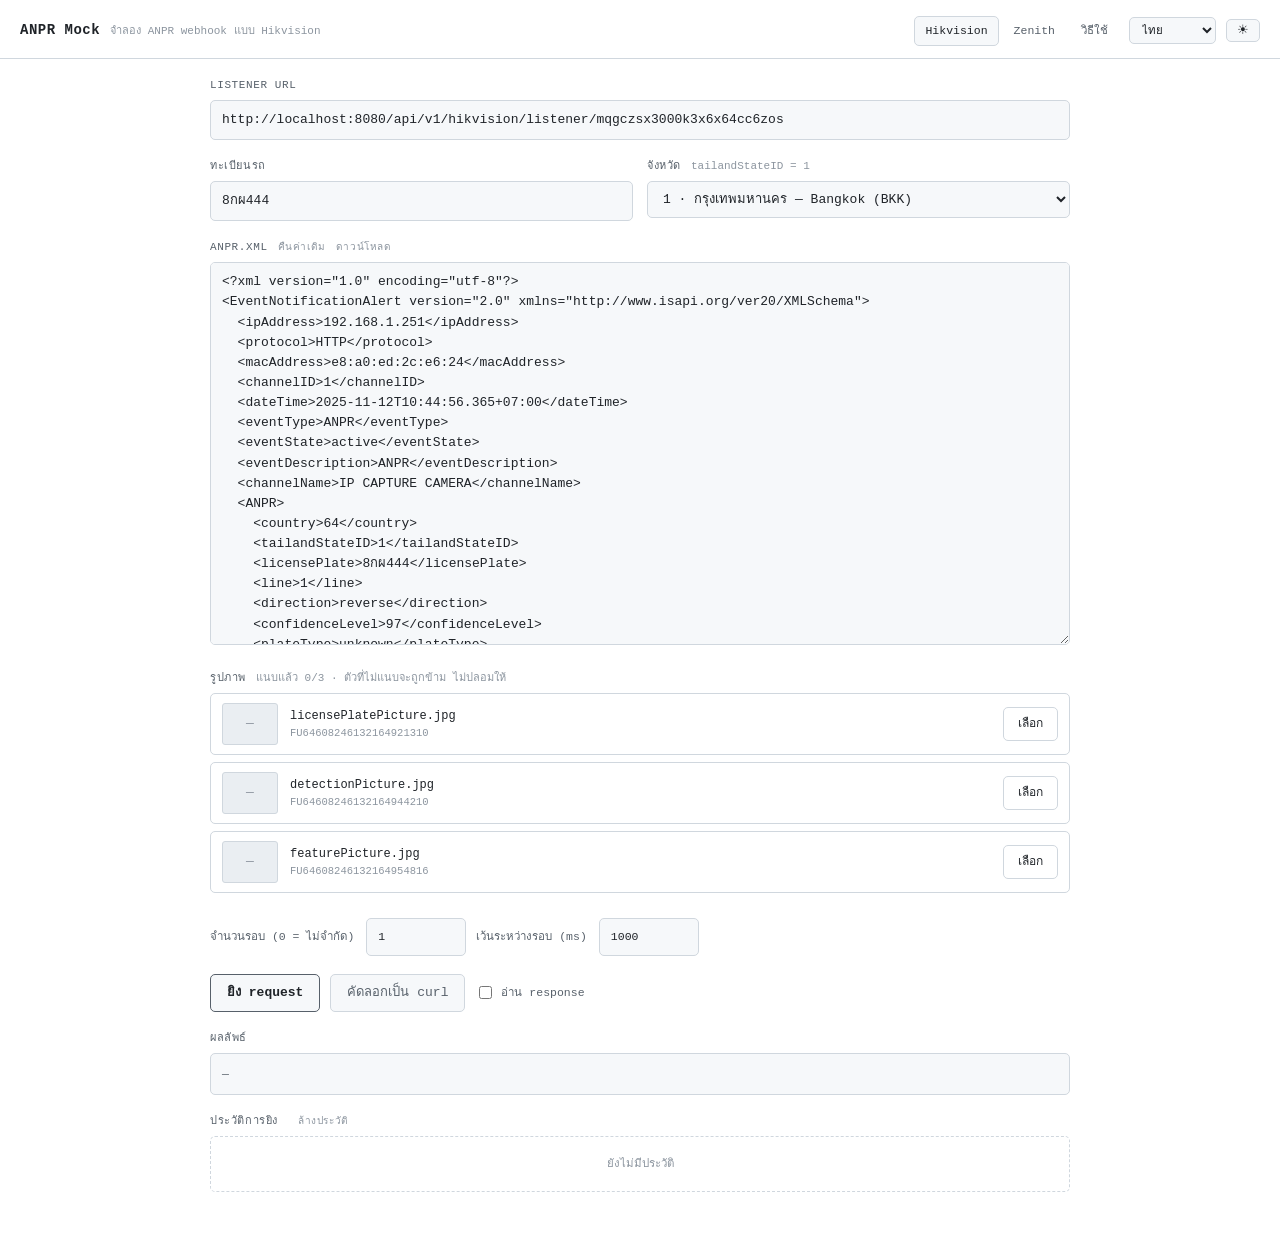
<file: index.html>
<!doctype html>
<html lang="th">
  <head>
    <meta charset="utf-8" />
    <meta name="viewport" content="width=device-width, initial-scale=1" />
    <title>ANPR Mock</title>
    <link rel="stylesheet" href="./styles.css?v=3" />
    <!-- Set the theme before first paint so dark mode never flashes white. -->
    <script>
      document.documentElement.dataset.theme = localStorage.getItem("anpr-theme") || "light"
    </script>
  </head>
  <body>
    <header>
      <h1 data-i18n="app.title">ANPR Mock</h1>
      <span class="sub" data-i18n="app.sub"></span>
      <nav>
        <a class="active" href="./index.html" data-i18n="nav.app"></a>
        <a href="./zenith.html" data-i18n="nav.zenith"></a>
        <a href="./help.html" data-i18n="nav.help"></a>
      </nav>
      <!-- Hidden entirely unless presence.config.js is filled in. -->
      <span id="presence" class="presence" hidden>
        <button class="p-toggle" type="button">
          <i class="p-dot"></i><span id="presenceCount">1</span>
          <span class="p-word" data-i18n="presence.online"></span>
        </button>
        <div id="presencePanel" class="p-panel" hidden>
          <ul id="presenceList" class="p-list"></ul>
          <div class="p-me">
            <label class="sr-only" for="presenceName" data-i18n="presence.yourName"></label>
            <input id="presenceName" type="text" maxlength="24" data-i18n-placeholder="presence.yourName" />
            <label class="p-check"><input id="presenceShare" type="checkbox" /><span data-i18n="presence.share"></span></label>
          </div>
          <p class="p-note" data-i18n="presence.note"></p>
        </div>
      </span>
      <select id="lang" class="lang"></select>
      <button id="theme" class="icon" type="button" title="light / dark">☀</button>
    </header>

    <div id="warn" class="warn hidden"></div>

    <main>
      <section>
        <label for="url" data-i18n="label.url"></label>
        <input id="url" type="text" spellcheck="false" />
      </section>

      <section class="row2">
        <div>
          <label for="plate" data-i18n="label.plate"></label>
          <input id="plate" type="text" spellcheck="false" />
        </div>
        <div>
          <label for="province"><span data-i18n="label.province"></span> <span class="hint" id="stateHint"></span></label>
          <select id="province"></select>
        </div>
      </section>

      <section>
        <label for="xml">
          <span data-i18n="label.xml"></span>
          <button id="resetXml" class="link" type="button" data-i18n="btn.reset"></button>
          <button id="downloadXml" class="link" type="button" data-i18n="btn.download"></button>
        </label>
        <textarea id="xml" spellcheck="false" rows="18"></textarea>
      </section>

      <section>
        <label><span data-i18n="label.pictures"></span> <span class="hint" id="pidHint"></span></label>
        <div id="pids"></div>
      </section>

      <section class="actions loop">
        <label class="check"><span data-i18n="label.loopCount"></span> <input id="loopCount" type="number" min="0" step="1" value="1" /></label>
        <label class="check"><span data-i18n="label.loopGap"></span> <input id="loopGap" type="number" min="0" step="100" value="1000" /></label>
        <span class="hint" id="loopStatus"></span>
      </section>

      <section class="actions">
        <button id="fire" type="button" data-i18n="btn.fire"></button>
        <button id="stop" class="hidden" type="button" data-i18n="btn.stop"></button>
        <button id="curl" class="ghost" type="button" data-i18n="btn.curl"></button>
        <label class="check" data-i18n-title="check.readResponse.title">
          <input id="readResponse" type="checkbox" /> <span data-i18n="check.readResponse"></span>
        </label>
      </section>

      <section>
        <label data-i18n="label.result"></label>
        <pre id="result" class="result">—</pre>
      </section>

      <section>
        <label>
          <span data-i18n="label.history"></span>
          <span class="hint" id="historyHint"></span>
          <button id="clearHistory" class="link" type="button" data-i18n="btn.clearHistory"></button>
        </label>
        <div id="history"></div>
      </section>
    </main>

    <!-- Direct message dock. Hidden until a person is picked from presence. -->
    <aside id="chat" class="chat" hidden>
      <div class="c-head">
        <span class="c-dot"></span>
        <strong id="chatPeer"></strong>
        <button id="chatClose" class="c-x" type="button" aria-label="close">×</button>
      </div>
      <div id="chatLog" class="c-log"></div>
      <div id="chatTyping" class="c-typing" aria-live="polite"></div>
      <div class="c-input">
        <label class="sr-only" for="chatInput" data-i18n="chat.placeholder"></label>
        <input id="chatInput" type="text" autocomplete="off" data-i18n-placeholder="chat.placeholder" />
        <button id="chatSend" class="c-send" type="button" data-i18n="chat.send"></button>
      </div>
    </aside>

    <script src="./theme.js?v=3"></script>
    <script src="./i18n.js?v=3"></script>
    <script src="./common.js?v=3"></script>
    <script src="./app.js?v=3"></script>
    <script src="./presence.config.js?v=3"></script>
    <script type="module" src="./presence.js?v=3"></script>
  </body>
</html>
</file>
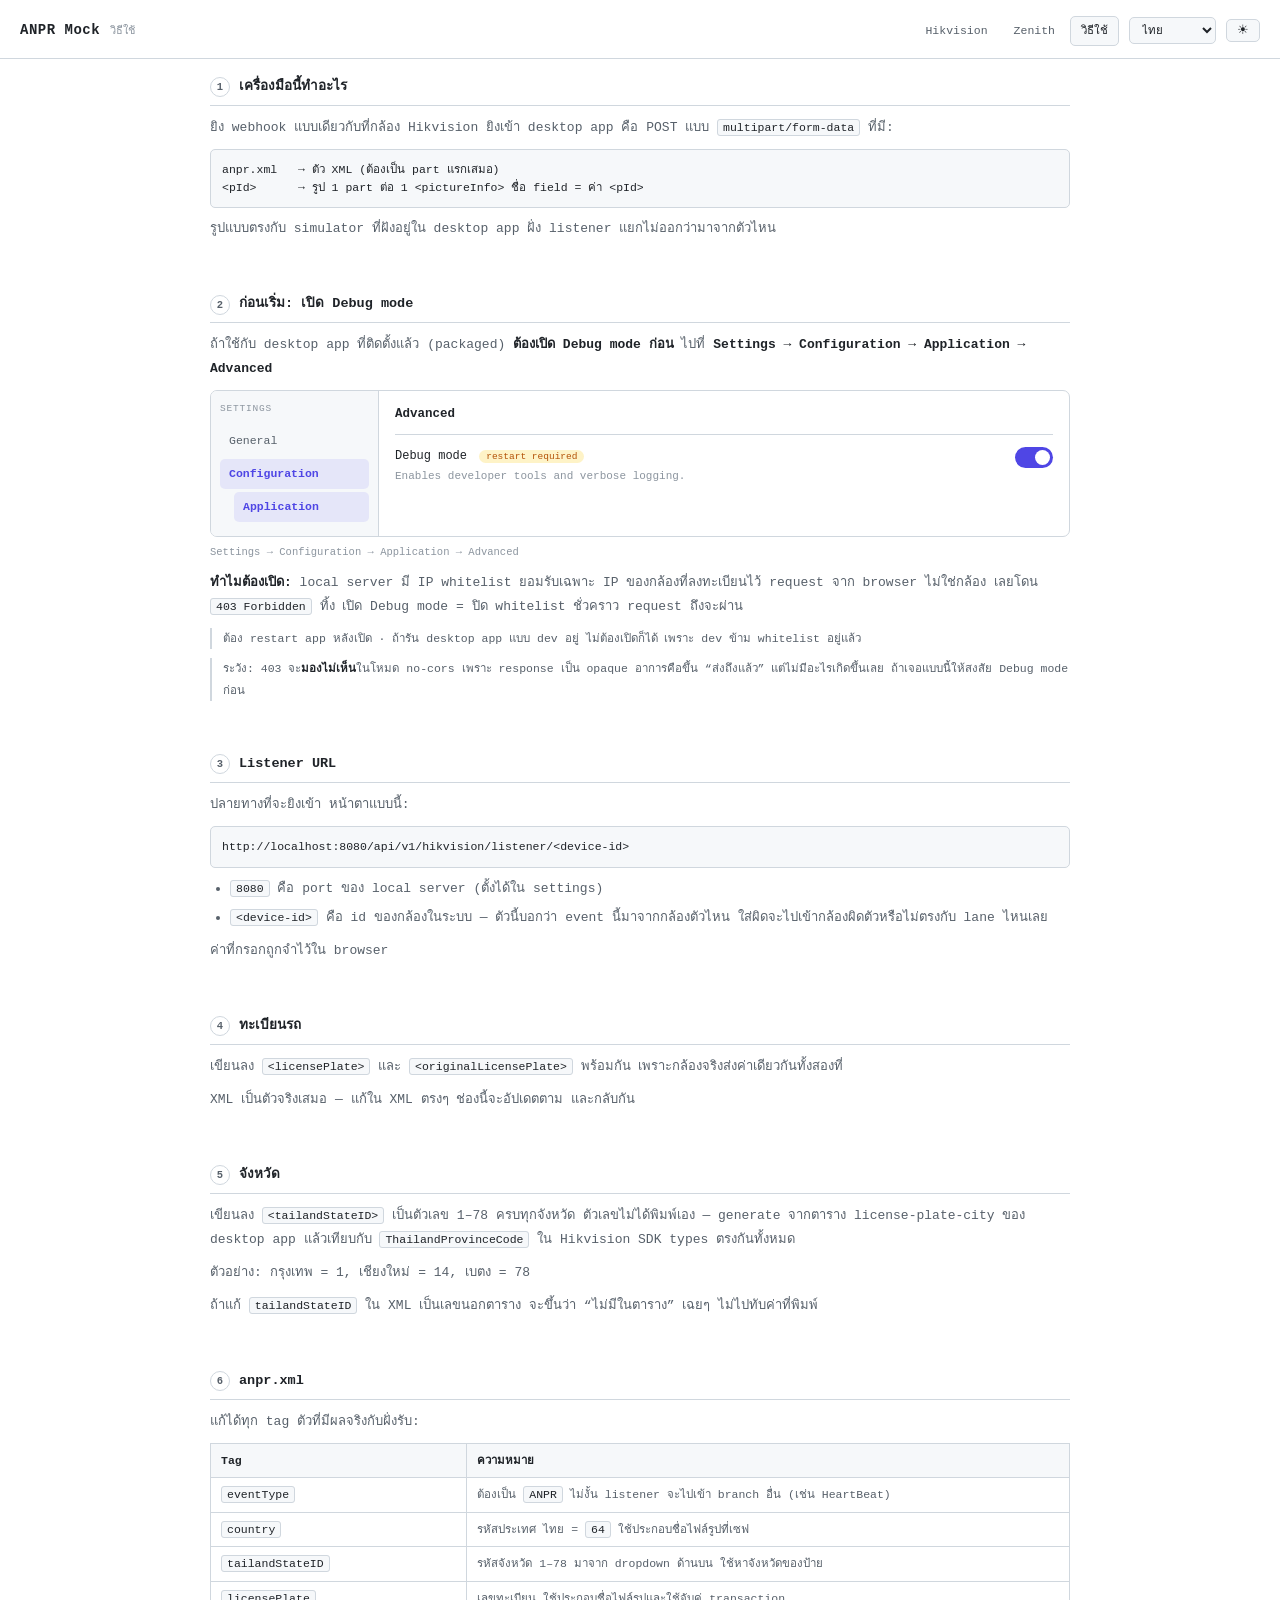
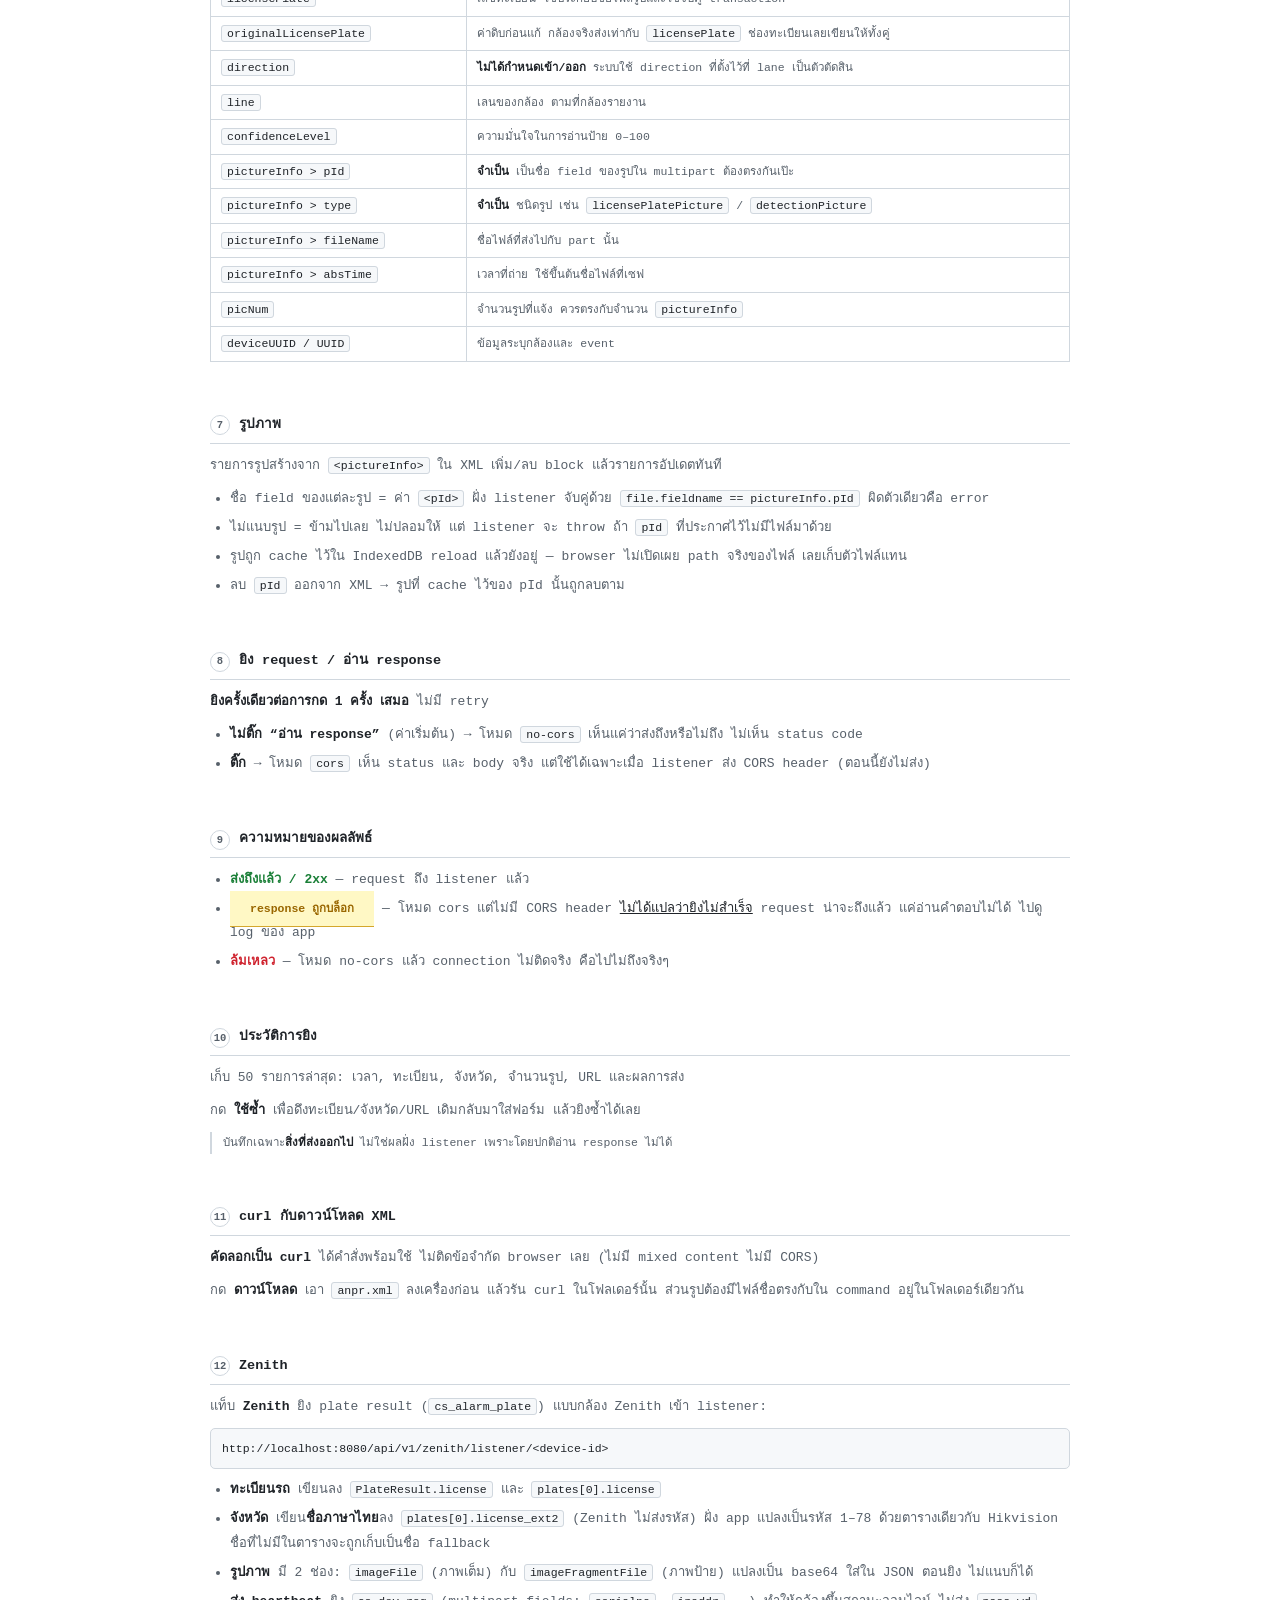
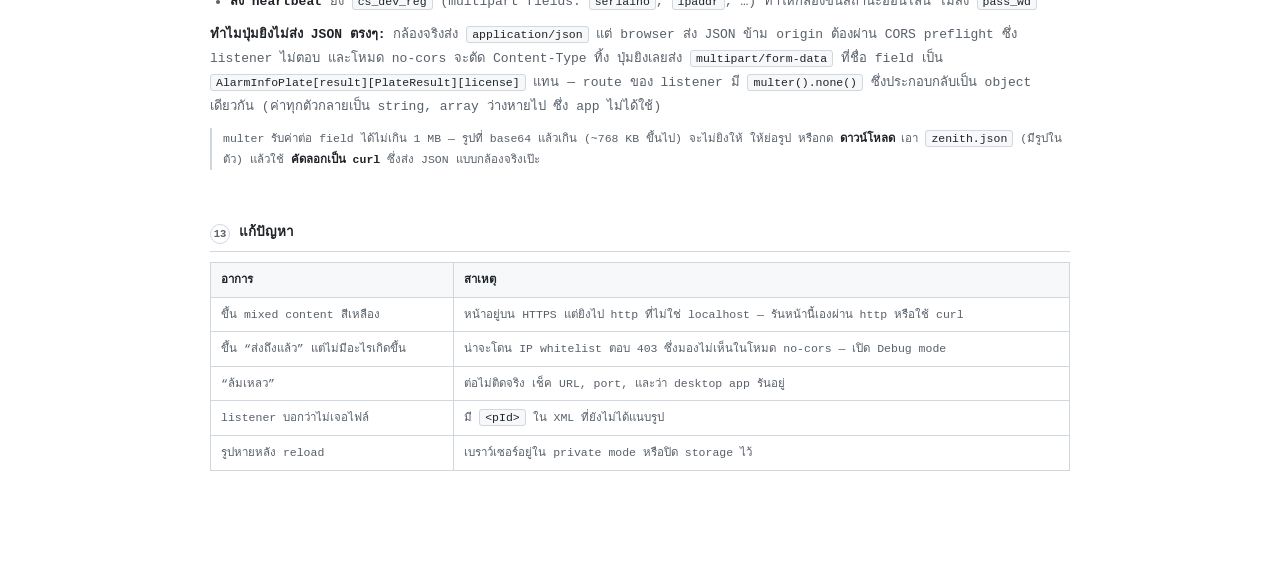
<file: help.html>
<!doctype html>
<html lang="th">
  <head>
    <meta charset="utf-8" />
    <meta name="viewport" content="width=device-width, initial-scale=1" />
    <title>ANPR Mock — help</title>
    <link rel="stylesheet" href="./styles.css?v=3" />
    <script>
      document.documentElement.dataset.theme = localStorage.getItem("anpr-theme") || "light"
    </script>
  </head>
  <body>
    <header>
      <h1 data-i18n="app.title">ANPR Mock</h1>
      <span class="sub" data-i18n="nav.help"></span>
      <nav>
        <a href="./index.html" data-i18n="nav.app"></a>
        <a href="./zenith.html" data-i18n="nav.zenith"></a>
        <a class="active" href="./help.html" data-i18n="nav.help"></a>
      </nav>
      <select id="lang" class="lang"></select>
      <button id="theme" class="icon" type="button" title="light / dark">☀</button>
    </header>

    <main id="doc" class="doc"></main>

    <script src="./theme.js?v=3"></script>
    <script src="./i18n.js?v=3"></script>
    <script src="./help.js?v=3"></script>
  </body>
</html>
</file>
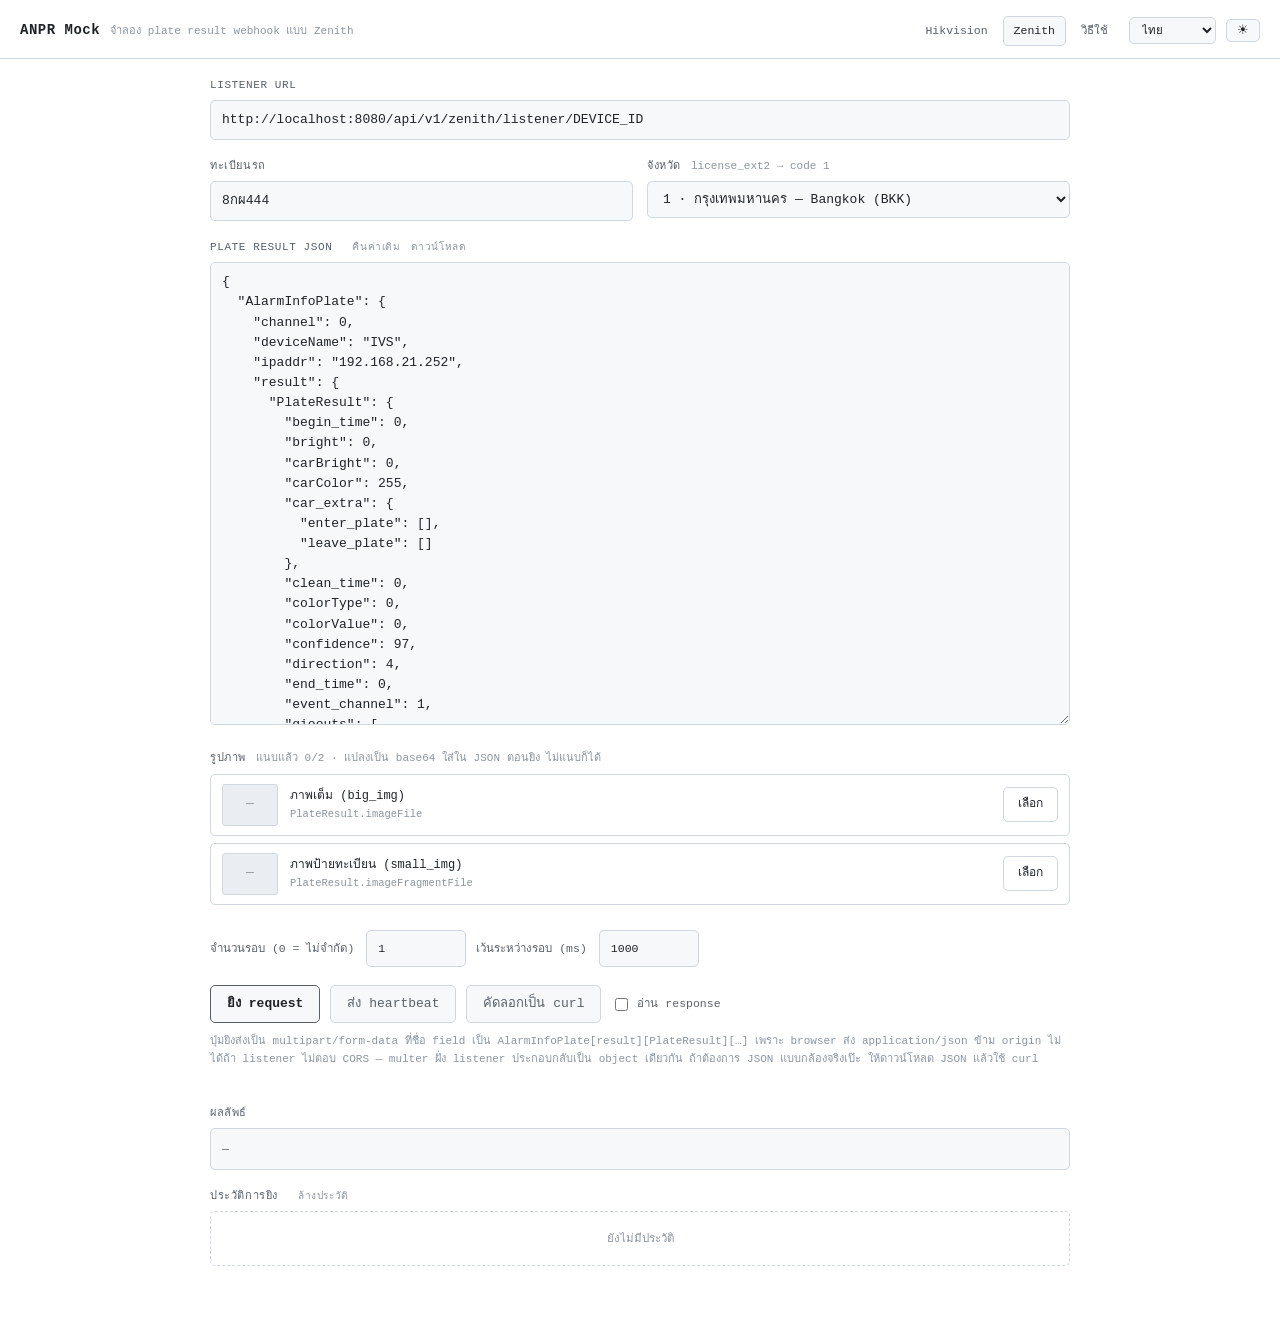
<file: zenith.html>
<!doctype html>
<html lang="th">
  <head>
    <meta charset="utf-8" />
    <meta name="viewport" content="width=device-width, initial-scale=1" />
    <title>ANPR Mock — Zenith</title>
    <link rel="stylesheet" href="./styles.css?v=3" />
    <!-- Set the theme before first paint so dark mode never flashes white. -->
    <script>
      document.documentElement.dataset.theme = localStorage.getItem("anpr-theme") || "light"
    </script>
  </head>
  <body>
    <header>
      <h1 data-i18n="app.title">ANPR Mock</h1>
      <span class="sub" data-i18n="zenith.sub"></span>
      <nav>
        <a href="./index.html" data-i18n="nav.app"></a>
        <a class="active" href="./zenith.html" data-i18n="nav.zenith"></a>
        <a href="./help.html" data-i18n="nav.help"></a>
      </nav>
      <!-- Hidden entirely unless presence.config.js is filled in. -->
      <span id="presence" class="presence" hidden>
        <button class="p-toggle" type="button">
          <i class="p-dot"></i><span id="presenceCount">1</span>
          <span class="p-word" data-i18n="presence.online"></span>
        </button>
        <div id="presencePanel" class="p-panel" hidden>
          <ul id="presenceList" class="p-list"></ul>
          <div class="p-me">
            <label class="sr-only" for="presenceName" data-i18n="presence.yourName"></label>
            <input id="presenceName" type="text" maxlength="24" data-i18n-placeholder="presence.yourName" />
            <label class="p-check"><input id="presenceShare" type="checkbox" /><span data-i18n="presence.share"></span></label>
          </div>
          <p class="p-note" data-i18n="presence.note"></p>
        </div>
      </span>
      <select id="lang" class="lang"></select>
      <button id="theme" class="icon" type="button" title="light / dark">☀</button>
    </header>

    <div id="warn" class="warn hidden"></div>

    <main>
      <section>
        <label for="url" data-i18n="label.url"></label>
        <input id="url" type="text" spellcheck="false" />
      </section>

      <section class="row2">
        <div>
          <label for="plate" data-i18n="label.plate"></label>
          <input id="plate" type="text" spellcheck="false" />
        </div>
        <div>
          <label for="province"><span data-i18n="label.province"></span> <span class="hint" id="stateHint"></span></label>
          <select id="province"></select>
        </div>
      </section>

      <section>
        <label for="json">
          <span data-i18n="label.json"></span>
          <span class="hint" id="jsonHint"></span>
          <button id="resetJson" class="link" type="button" data-i18n="btn.reset"></button>
          <button id="downloadJson" class="link" type="button" data-i18n="btn.download"></button>
        </label>
        <textarea id="json" spellcheck="false" rows="22"></textarea>
      </section>

      <section>
        <label><span data-i18n="label.pictures"></span> <span class="hint" id="pidHint"></span></label>
        <div id="pids"></div>
      </section>

      <section class="actions loop">
        <label class="check"><span data-i18n="label.loopCount"></span> <input id="loopCount" type="number" min="0" step="1" value="1" /></label>
        <label class="check"><span data-i18n="label.loopGap"></span> <input id="loopGap" type="number" min="0" step="100" value="1000" /></label>
        <span class="hint" id="loopStatus"></span>
      </section>

      <section class="actions">
        <button id="fire" type="button" data-i18n="btn.fire"></button>
        <button id="stop" class="hidden" type="button" data-i18n="btn.stop"></button>
        <button id="heartbeat" class="ghost" type="button" data-i18n="btn.heartbeat"></button>
        <button id="curl" class="ghost" type="button" data-i18n="btn.curl"></button>
        <label class="check" data-i18n-title="check.readResponse.title">
          <input id="readResponse" type="checkbox" /> <span data-i18n="check.readResponse"></span>
        </label>
      </section>
      <p class="hint transport" data-i18n="zenith.transport"></p>

      <section>
        <label data-i18n="label.result"></label>
        <pre id="result" class="result">—</pre>
      </section>

      <section>
        <label>
          <span data-i18n="label.history"></span>
          <span class="hint" id="historyHint"></span>
          <button id="clearHistory" class="link" type="button" data-i18n="btn.clearHistory"></button>
        </label>
        <div id="history"></div>
      </section>
    </main>

    <!-- Direct message dock. Hidden until a person is picked from presence. -->
    <aside id="chat" class="chat" hidden>
      <div class="c-head">
        <span class="c-dot"></span>
        <strong id="chatPeer"></strong>
        <button id="chatClose" class="c-x" type="button" aria-label="close">×</button>
      </div>
      <div id="chatLog" class="c-log"></div>
      <div id="chatTyping" class="c-typing" aria-live="polite"></div>
      <div class="c-input">
        <label class="sr-only" for="chatInput" data-i18n="chat.placeholder"></label>
        <input id="chatInput" type="text" autocomplete="off" data-i18n-placeholder="chat.placeholder" />
        <button id="chatSend" class="c-send" type="button" data-i18n="chat.send"></button>
      </div>
    </aside>

    <script src="./theme.js?v=3"></script>
    <script src="./i18n.js?v=3"></script>
    <script src="./common.js?v=3"></script>
    <script src="./zenith.js?v=3"></script>
    <script src="./presence.config.js?v=3"></script>
    <script type="module" src="./presence.js?v=3"></script>
  </body>
</html>
</file>
<file: styles.css>
/* Light is the default palette; dark only redefines the tokens. */
:root {
  --bg: #ffffff;
  --panel: #f6f8fa;
  --border: #d0d7de;
  --txt: #1f2328;
  --dim: #57606a;
  --faint: #8c959f;
  --ok: #1a7f37;
  --err: #cf222e;
  --warn: #9a6700;
  --warn-bg: #fff8c5;
  --warn-border: #d4a72c;
  --warn-txt: #4d3800;
  --err-txt: #82071e;
  --thumb-bg: #eaeef2;
}

:root[data-theme="dark"] {
  --bg: #0d1117;
  --panel: #161b22;
  --border: #30363d;
  --txt: #d7dde5;
  --dim: #9aa4b0;
  --faint: #6e7681;
  --ok: #3fb950;
  --err: #f85149;
  --warn: #d29922;
  --warn-bg: #2a1f0a;
  --warn-border: #d29922;
  --warn-txt: #f0d9a8;
  --err-txt: #f8b8b4;
  --thumb-bg: #0a0d12;
}

* {
  box-sizing: border-box;
}

body {
  margin: 0;
  background: var(--bg);
  color: var(--txt);
  font:
    13px/1.55 ui-monospace,
    SFMono-Regular,
    Menlo,
    monospace;
}

header {
  padding: 16px 20px 12px;
  border-bottom: 1px solid var(--border);
  display: flex;
  align-items: baseline;
  gap: 10px;
}
header h1 {
  margin: 0;
  font-size: 14px;
  letter-spacing: 0.5px;
}
header .sub {
  color: var(--faint);
  font-size: 11px;
  flex: 1;
}
button.icon {
  padding: 4px 10px;
  font-size: 13px;
  line-height: 1;
}

main {
  max-width: 900px;
  margin: 0 auto;
  padding: 18px 20px 60px;
  display: flex;
  flex-direction: column;
  gap: 18px;
}

label {
  display: flex;
  align-items: baseline;
  gap: 10px;
  font-size: 11px;
  color: var(--dim);
  margin-bottom: 6px;
  text-transform: uppercase;
  letter-spacing: 0.6px;
}
.hint {
  text-transform: none;
  letter-spacing: 0;
  color: var(--faint);
}

input[type="text"],
input[type="number"],
textarea {
  width: 100%;
  background: var(--panel);
  color: var(--txt);
  border: 1px solid var(--border);
  border-radius: 5px;
  padding: 9px 11px;
  font: inherit;
  resize: vertical;
}
input[type="text"]:focus,
input[type="number"]:focus,
textarea:focus {
  outline: none;
  border-color: var(--dim);
}

button {
  background: var(--panel);
  color: var(--txt);
  border: 1px solid var(--border);
  border-radius: 5px;
  padding: 8px 16px;
  font: inherit;
  cursor: pointer;
}
button:hover {
  border-color: var(--dim);
}
button.ghost {
  color: var(--dim);
}
button.link {
  background: none;
  border: none;
  padding: 0;
  color: var(--faint);
  font-size: 10px;
  text-transform: uppercase;
  letter-spacing: 0.6px;
}
button.link:hover {
  color: var(--txt);
}

.actions {
  display: flex;
  gap: 10px;
}
#fire {
  border-color: var(--dim);
  font-weight: 600;
}

.warn {
  margin: 0;
  padding: 11px 20px;
  background: var(--warn-bg);
  border-bottom: 1px solid var(--warn-border);
  color: var(--warn-txt);
  font-size: 11.5px;
  line-height: 1.7;
}
.warn code {
  color: var(--warn);
  font-weight: 600;
}
.hidden {
  display: none;
}

.pid {
  display: flex;
  align-items: center;
  gap: 12px;
  padding: 9px 11px;
  border: 1px solid var(--border);
  border-radius: 5px;
  margin-bottom: 7px;
}
.thumb {
  width: 56px;
  height: 42px;
  flex: none;
  border: 1px solid var(--border);
  border-radius: 3px;
  overflow: hidden;
  display: flex;
  align-items: center;
  justify-content: center;
  background: var(--thumb-bg);
}
.thumb.empty {
  color: var(--faint);
}
.thumb img {
  width: 100%;
  height: 100%;
  object-fit: cover;
}
.pid-body {
  flex: 1;
  min-width: 0;
}
.pid-name {
  font-size: 12px;
}
.pid-id,
.pid-file {
  font-size: 10.5px;
  color: var(--faint);
  white-space: nowrap;
  overflow: hidden;
  text-overflow: ellipsis;
}
.pid-file {
  color: var(--ok);
}
.pid-file.err {
  color: var(--err);
  white-space: normal;
}
.loop input {
  width: 100px;
  margin-left: 6px;
}
#stop {
  border-color: var(--err);
  color: var(--err);
  font-weight: 600;
}
p.transport {
  margin: -8px 0 18px;
  font-size: 11px;
  line-height: 1.6;
}

.btn-file {
  display: inline-block;
  margin: 0;
  padding: 7px 14px;
  border: 1px solid var(--border);
  border-radius: 5px;
  cursor: pointer;
  font-size: 12px;
  color: var(--txt);
  text-transform: none;
  letter-spacing: 0;
}
.btn-file:hover {
  border-color: var(--dim);
}
.btn-file input {
  display: none;
}

.empty-box {
  padding: 18px;
  border: 1px dashed var(--border);
  border-radius: 5px;
  text-align: center;
  color: var(--faint);
  font-size: 11.5px;
}

.result {
  margin: 0;
  padding: 11px;
  background: var(--panel);
  border: 1px solid var(--border);
  border-radius: 5px;
  white-space: pre-wrap;
  word-break: break-word;
  max-height: 320px;
  overflow: auto;
  font-size: 11.5px;
  color: var(--dim);
}
.result.ok {
  border-color: var(--ok);
  color: var(--txt);
}
.result.err {
  border-color: var(--err);
  color: var(--err-txt);
}

.row2 {
  display: grid;
  grid-template-columns: 1fr 1fr;
  gap: 14px;
}
@media (max-width: 640px) {
  .row2 {
    grid-template-columns: 1fr;
  }
}
select {
  width: 100%;
  background: var(--panel);
  color: var(--txt);
  border: 1px solid var(--border);
  border-radius: 5px;
  padding: 9px 11px;
  font: inherit;
}
select:focus {
  outline: none;
  border-color: var(--dim);
}

.actions {
  align-items: center;
}
label.check {
  margin: 0;
  text-transform: none;
  letter-spacing: 0;
  font-size: 11.5px;
  color: var(--dim);
  cursor: pointer;
  align-items: center;
  gap: 6px;
}
button:disabled {
  opacity: 0.5;
  cursor: default;
}

/* ─── header nav + language ─────────────────────────────────────────────── */
header nav {
  display: flex;
  gap: 4px;
}
header nav a {
  color: var(--dim);
  text-decoration: none;
  font-size: 11.5px;
  padding: 5px 10px;
  border: 1px solid transparent;
  border-radius: 5px;
}
header nav a:hover {
  color: var(--txt);
}
header nav a.active {
  color: var(--txt);
  border-color: var(--border);
  background: var(--panel);
}
select.lang {
  width: auto;
  padding: 5px 8px;
  font-size: 11.5px;
}

/* ─── history ───────────────────────────────────────────────────────────── */
.hrow {
  display: flex;
  align-items: center;
  gap: 10px;
  padding: 7px 11px;
  border: 1px solid var(--border);
  border-radius: 5px;
  margin-bottom: 5px;
  font-size: 11.5px;
}
.htime {
  color: var(--faint);
  white-space: nowrap;
}
.hplate {
  font-weight: 600;
  min-width: 90px;
}
.hprov {
  flex: 1;
  color: var(--dim);
  white-space: nowrap;
  overflow: hidden;
  text-overflow: ellipsis;
}
.hprov i,
.hpics i {
  font-style: normal;
  color: var(--faint);
}
.hpics {
  color: var(--dim);
  white-space: nowrap;
}

.result.warn {
  border-color: var(--warn);
  color: var(--txt);
}

/* ─── help page ─────────────────────────────────────────────────────────── */
.doc section {
  margin-bottom: 26px;
}
.doc h2 {
  display: flex;
  align-items: center;
  gap: 9px;
  font-size: 13.5px;
  margin: 0 0 10px;
  padding-bottom: 7px;
  border-bottom: 1px solid var(--border);
}
.doc .num {
  display: inline-flex;
  align-items: center;
  justify-content: center;
  width: 20px;
  height: 20px;
  flex: none;
  border: 1px solid var(--border);
  border-radius: 50%;
  font-size: 10.5px;
  color: var(--dim);
}
.doc p,
.doc li {
  line-height: 1.85;
  color: var(--dim);
}
.doc p {
  margin: 0 0 9px;
}
.doc ul {
  margin: 0 0 9px;
  padding-left: 20px;
}
.doc li {
  margin-bottom: 5px;
}
.doc b,
.doc u {
  color: var(--txt);
}
.doc b.ok {
  color: var(--ok);
}
.doc b.warn {
  color: var(--warn);
}
.doc b.err {
  color: var(--err);
}
.doc code {
  background: var(--panel);
  border: 1px solid var(--border);
  border-radius: 3px;
  padding: 1px 5px;
  font-size: 11.5px;
  color: var(--txt);
}
.doc pre {
  background: var(--panel);
  border: 1px solid var(--border);
  border-radius: 5px;
  padding: 11px;
  overflow-x: auto;
  font-size: 11.5px;
  color: var(--txt);
  margin: 0 0 9px;
}
.doc .note {
  border-left: 2px solid var(--border);
  padding-left: 11px;
  font-size: 11.5px;
}
.scroll {
  overflow-x: auto;
  margin-bottom: 9px;
}
.doc table {
  width: 100%;
  border-collapse: collapse;
  font-size: 11.5px;
  min-width: 460px;
}
.doc th,
.doc td {
  text-align: left;
  vertical-align: top;
  padding: 7px 10px;
  border: 1px solid var(--border);
  line-height: 1.7;
}
.doc th {
  background: var(--panel);
  color: var(--txt);
  font-weight: 600;
}
.doc td {
  color: var(--dim);
}

/* Reproduction of the desktop app's settings screen (see help.js). */
.shot {
  margin: 0 0 11px;
}
.shot-ui {
  display: flex;
  border: 1px solid var(--border);
  border-radius: 7px;
  overflow: hidden;
  background: var(--bg);
  min-width: 420px;
}
.shot-side {
  width: 168px;
  flex: none;
  padding: 11px 9px;
  border-right: 1px solid var(--border);
  background: var(--panel);
}
.shot-side-h {
  font-size: 9.5px;
  letter-spacing: 0.8px;
  color: var(--faint);
  margin-bottom: 9px;
}
.shot-item {
  padding: 6px 9px;
  border-radius: 5px;
  font-size: 11.5px;
  color: var(--dim);
  margin-bottom: 3px;
}
.shot-item.sub {
  margin-left: 14px;
}
.shot-item.sel {
  color: #4f46e5;
  background: rgba(79, 70, 229, 0.1);
  font-weight: 600;
}
.shot-panel {
  flex: 1;
  padding: 14px 16px;
}
.shot-title {
  font-weight: 700;
  font-size: 12.5px;
  color: var(--txt);
  padding-bottom: 9px;
  border-bottom: 1px solid var(--border);
  margin-bottom: 12px;
}
.shot-row {
  display: flex;
  align-items: flex-start;
  gap: 14px;
}
.shot-label {
  font-size: 12px;
  color: var(--txt);
  margin-bottom: 3px;
}
.shot-badge {
  font-size: 9.5px;
  color: #b45309;
  background: #fef3c7;
  border-radius: 9px;
  padding: 1px 7px;
  margin-left: 5px;
}
.shot-desc {
  font-size: 11px;
  color: var(--faint);
}
.shot-toggle {
  width: 38px;
  height: 21px;
  flex: none;
  margin-left: auto;
  border-radius: 11px;
  background: #4f46e5;
  position: relative;
}
.shot-toggle i {
  position: absolute;
  top: 3px;
  right: 3px;
  width: 15px;
  height: 15px;
  border-radius: 50%;
  background: #fff;
}
.shot figcaption {
  margin-top: 7px;
  font-size: 10.5px;
  color: var(--faint);
}

/* ── presence ────────────────────────────────────────────────────────────── */

.sr-only {
  position: absolute;
  width: 1px;
  height: 1px;
  overflow: hidden;
  clip: rect(0 0 0 0);
  white-space: nowrap;
}

.presence {
  position: relative;
}
.presence[hidden] {
  display: none;
}
.p-toggle {
  display: flex;
  align-items: center;
  gap: 6px;
  padding: 5px 9px;
  border: 1px solid var(--border);
  border-radius: 5px;
  background: var(--panel);
  color: var(--faint);
  font: inherit;
  font-size: 11.5px;
  cursor: pointer;
  white-space: nowrap;
}
.p-toggle:hover {
  color: var(--txt);
  border-color: var(--dim);
}
.p-dot {
  width: 7px;
  height: 7px;
  border-radius: 50%;
  background: var(--faint);
  flex: none;
}
/* Green only when someone else is actually here. */
.presence.live .p-toggle {
  color: var(--txt);
}
.presence.live .p-dot {
  background: var(--ok);
  box-shadow: 0 0 0 3px color-mix(in srgb, var(--ok) 22%, transparent);
}
.p-word {
  color: var(--faint);
}

.p-panel {
  position: absolute;
  top: 30px;
  right: 0;
  z-index: 20;
  width: 258px;
  padding: 9px 10px;
  border: 1px solid var(--border);
  border-radius: 6px;
  background: var(--bg);
  box-shadow: 0 6px 18px rgb(0 0 0 / 18%);
}
.p-panel[hidden] {
  display: none;
}
.p-list {
  margin: 0 0 8px;
  padding: 0;
  list-style: none;
  max-height: 180px;
  overflow-y: auto;
}
.p-list li {
  display: flex;
  align-items: baseline;
  gap: 8px;
  padding: 4px 0;
  border-bottom: 1px solid var(--border);
  font-size: 11.5px;
}
.p-list li:last-child {
  border-bottom: 0;
}
.p-name {
  font-weight: 600;
  white-space: nowrap;
}
.p-target {
  flex: 1;
  min-width: 0;
  text-align: right;
  color: var(--faint);
  font-size: 11px;
  white-space: nowrap;
  overflow: hidden;
  text-overflow: ellipsis;
}
.p-none {
  color: var(--faint);
  font-size: 11.5px;
}
.p-me {
  display: flex;
  flex-direction: column;
  gap: 6px;
  padding-top: 8px;
  border-top: 1px solid var(--border);
}
.p-me input[type="text"] {
  width: 100%;
  background: var(--panel);
  color: var(--txt);
  border: 1px solid var(--border);
  border-radius: 5px;
  padding: 6px 8px;
  font: inherit;
  font-size: 11.5px;
}
.p-check {
  display: flex;
  align-items: center;
  gap: 6px;
  margin: 0;
  text-transform: none;
  letter-spacing: 0;
  font-size: 11.5px;
  color: var(--dim);
  cursor: pointer;
}
.p-note {
  margin: 8px 0 0;
  font-size: 10.5px;
  line-height: 1.55;
  color: var(--faint);
}

/* ── presence: people are now buttons that open a DM ─────────────────────── */

.p-peer {
  display: flex;
  align-items: baseline;
  gap: 8px;
  width: 100%;
  padding: 4px 6px;
  margin: 0 -6px;
  border: 0;
  border-radius: 4px;
  background: none;
  color: inherit;
  font: inherit;
  text-align: left;
  cursor: pointer;
}
.p-peer:hover {
  background: var(--panel);
}
.p-badge {
  flex: none;
  min-width: 17px;
  padding: 0 5px;
  border-radius: 9px;
  background: var(--err);
  color: #fff;
  font-size: 10px;
  line-height: 17px;
  text-align: center;
}
/* An unread message is the one thing here worth pulling the eye. */
.presence.unread .p-dot {
  background: var(--err);
  box-shadow: 0 0 0 3px color-mix(in srgb, var(--err) 22%, transparent);
}

/* ── direct message dock ─────────────────────────────────────────────────── */

.chat {
  position: fixed;
  right: 16px;
  bottom: 16px;
  z-index: 30;
  display: flex;
  flex-direction: column;
  width: 300px;
  max-height: min(420px, 60vh);
  border: 1px solid var(--border);
  border-radius: 6px;
  background: var(--bg);
  box-shadow: 0 10px 28px rgb(0 0 0 / 22%);
}
.chat[hidden] {
  display: none;
}

.c-head {
  display: flex;
  align-items: center;
  gap: 7px;
  flex: none;
  padding: 8px 10px;
  border-bottom: 1px solid var(--border);
}
.c-head strong {
  flex: 1;
  min-width: 0;
  font-size: 12px;
  white-space: nowrap;
  overflow: hidden;
  text-overflow: ellipsis;
}
.c-dot {
  width: 7px;
  height: 7px;
  flex: none;
  border-radius: 50%;
  background: var(--ok);
}
.c-x {
  border: 0;
  background: none;
  padding: 0 2px;
  color: var(--faint);
  font-size: 16px;
  line-height: 1;
  cursor: pointer;
}
.c-x:hover {
  color: var(--txt);
}

.c-log {
  flex: 1;
  min-height: 90px;
  overflow-y: auto;
  padding: 9px 10px;
  display: flex;
  flex-direction: column;
  gap: 5px;
}
.c-msg {
  display: flex;
  align-items: baseline;
  gap: 7px;
  max-width: 88%;
  padding: 5px 8px;
  border-radius: 8px;
  font-size: 12px;
  line-height: 1.45;
}
.c-msg.theirs {
  align-self: flex-start;
  background: var(--panel);
  border: 1px solid var(--border);
}
.c-msg.mine {
  align-self: flex-end;
  background: var(--ok);
  color: #fff;
}
.c-text {
  flex: 1;
  min-width: 0;
  word-break: break-word;
  white-space: pre-wrap;
}
.c-at {
  flex: none;
  font-size: 9.5px;
  opacity: 0.65;
}
.c-none {
  margin: auto;
  color: var(--faint);
  font-size: 11.5px;
}

/* Reserves its own line so arriving text does not shift the log. */
.c-typing {
  flex: none;
  min-height: 15px;
  padding: 0 10px;
  font-size: 10.5px;
  color: var(--faint);
}

.c-input {
  display: flex;
  gap: 6px;
  flex: none;
  padding: 8px 10px 10px;
  border-top: 1px solid var(--border);
}
.c-input input {
  flex: 1;
  min-width: 0;
  background: var(--panel);
  color: var(--txt);
  border: 1px solid var(--border);
  border-radius: 5px;
  padding: 7px 9px;
  font: inherit;
  font-size: 12px;
}
.c-input input:focus {
  outline: none;
  border-color: var(--dim);
}
.c-send {
  flex: none;
  padding: 0 12px;
  border: 1px solid var(--border);
  border-radius: 5px;
  background: var(--panel);
  color: var(--txt);
  font: inherit;
  font-size: 12px;
  cursor: pointer;
}
.c-send:hover {
  border-color: var(--dim);
}

@media (max-width: 520px) {
  .chat {
    left: 12px;
    right: 12px;
    width: auto;
  }
}
</file>
